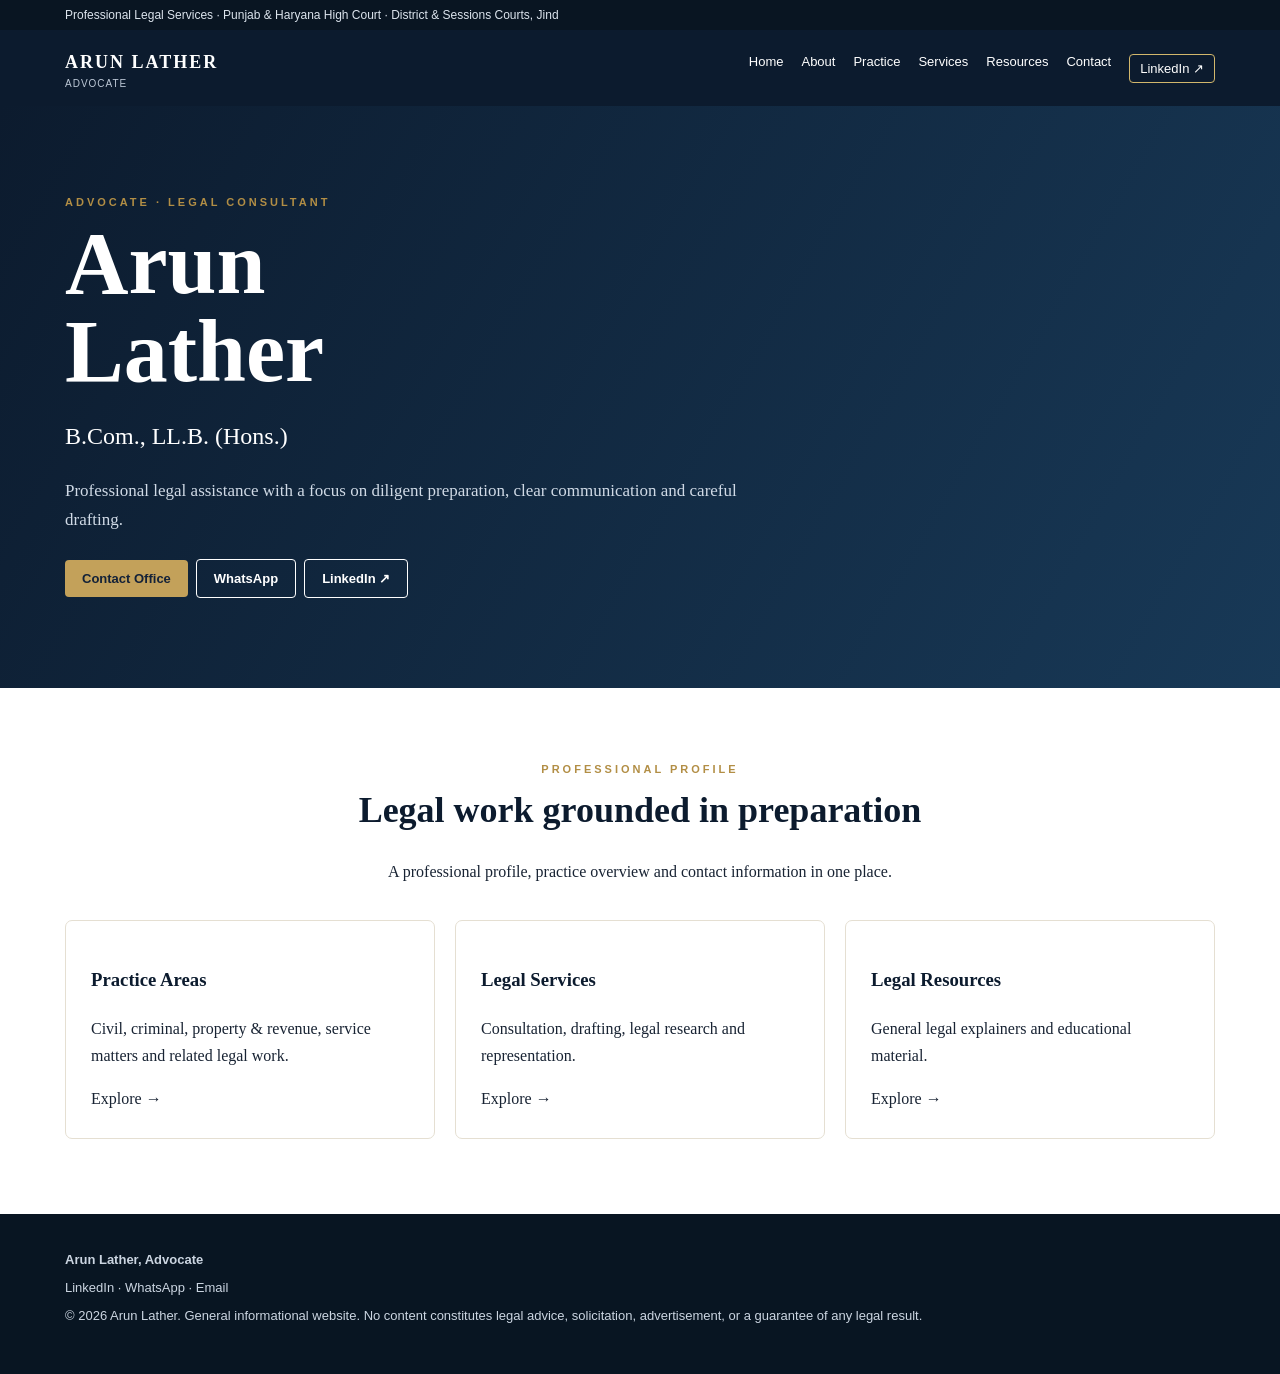
<file: index.html>
<!doctype html><html><head><meta charset="utf-8"><meta name="viewport" content="width=device-width,initial-scale=1"><title>Index | Advocate Arun Lather</title><link rel="stylesheet" href="style.css"></head><body><div class="top"><div class="wrap">Professional Legal Services · Punjab & Haryana High Court · District & Sessions Courts, Jind</div></div><header class="nav"><div class="wrap navin"><a class="brand" href="index.html">ARUN LATHER<small>ADVOCATE</small></a><nav class="links"><a href="index.html">Home</a><a href="about.html">About</a><a href="practice-areas.html">Practice</a><a href="services.html">Services</a><a href="articles.html">Resources</a><a href="contact.html">Contact</a><a class="li" href="https://www.linkedin.com/in/adv-arun-lather-927b9424a/" target="_blank">LinkedIn ↗</a></nav></div></header><main><section class="hero"><div class="wrap"><div class="kicker">Advocate · Legal Consultant</div><h1>Arun<br>Lather</h1><h2>B.Com., LL.B. (Hons.)</h2><p>Professional legal assistance with a focus on diligent preparation, clear communication and careful drafting.</p><a class="btn gold" href="contact.html">Contact Office</a><a class="btn outline" href="https://wa.me/919991471491" target="_blank">WhatsApp</a><a class="btn outline" href="https://www.linkedin.com/in/adv-arun-lather-927b9424a/" target="_blank">LinkedIn ↗</a></div></section><section class="section white"><div class="wrap"><div class="head"><div class="kicker">Professional Profile</div><h2>Legal work grounded in preparation</h2><p>A professional profile, practice overview and contact information in one place.</p></div><div class="grid"><div class="card"><h3>Practice Areas</h3><p>Civil, criminal, property & revenue, service matters and related legal work.</p><a href="practice-areas.html">Explore →</a></div><div class="card"><h3>Legal Services</h3><p>Consultation, drafting, legal research and representation.</p><a href="services.html">Explore →</a></div><div class="card"><h3>Legal Resources</h3><p>General legal explainers and educational material.</p><a href="articles.html">Explore →</a></div></div></div></section></main><footer class="footer"><div class="wrap"><b>Arun Lather, Advocate</b><p><a href="https://www.linkedin.com/in/adv-arun-lather-927b9424a/" target="_blank">LinkedIn</a> · <a href="https://wa.me/919991471491" target="_blank">WhatsApp</a> · <a href="mailto:advarunlather@gmail.com">Email</a></p><p>© 2026 Arun Lather. General informational website. No content constitutes legal advice, solicitation, advertisement, or a guarantee of any legal result.</p></div></footer></body></html>
</file>
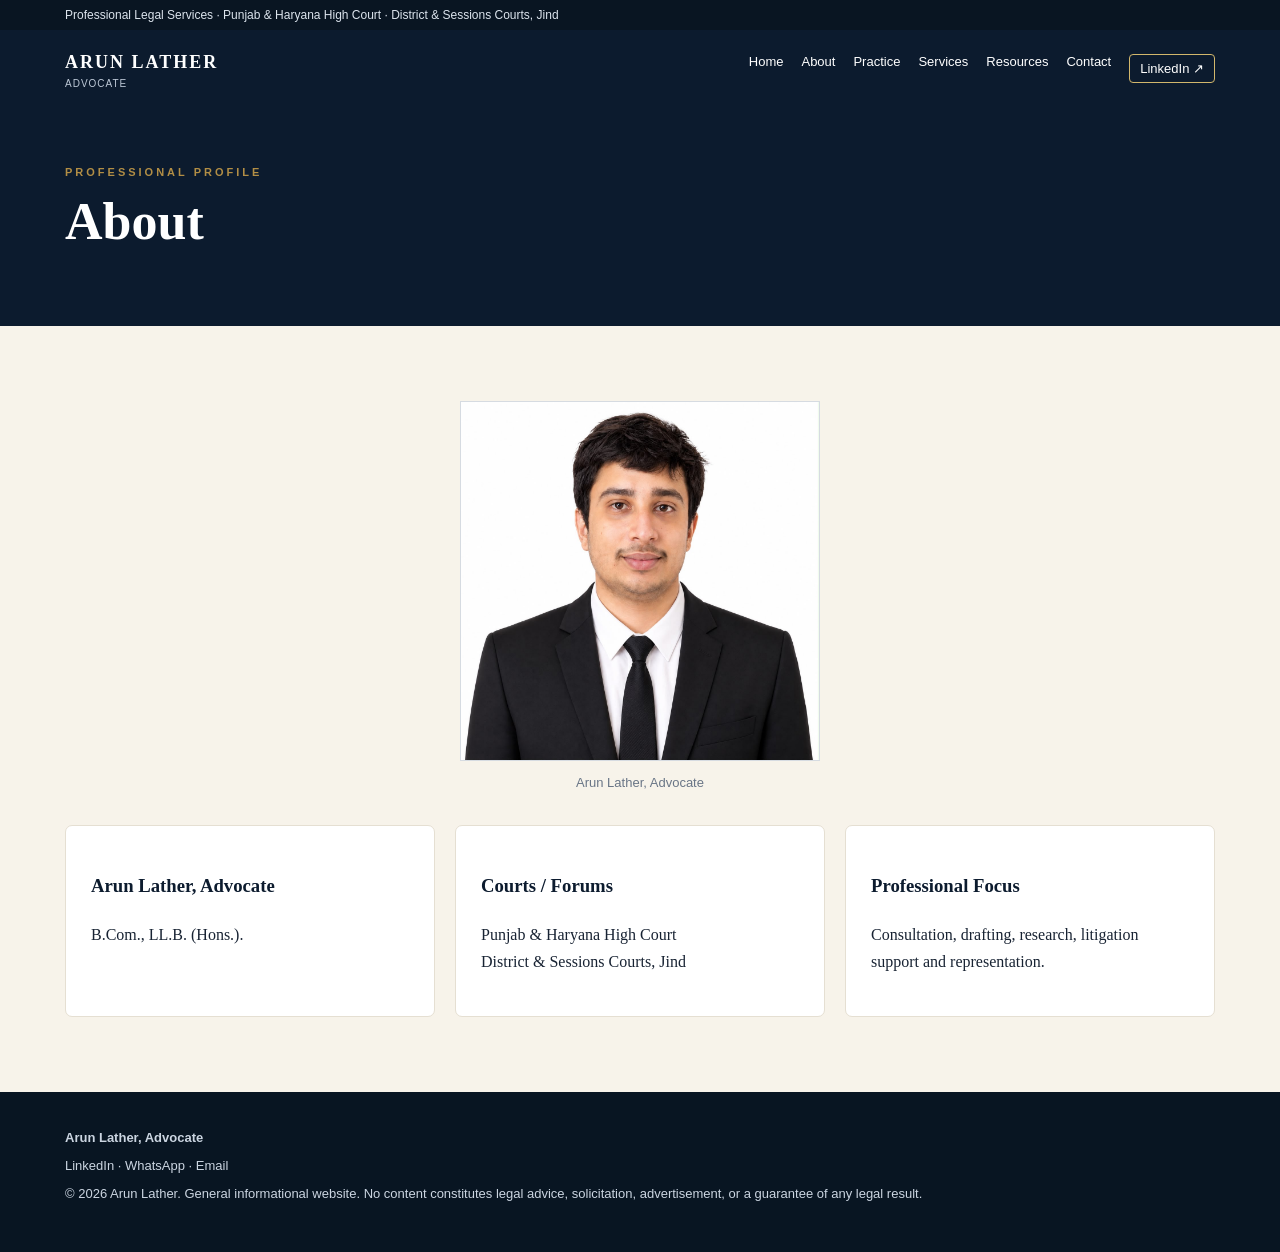
<file: about.html>
<!doctype html><html><head><meta charset="utf-8"><meta name="viewport" content="width=device-width,initial-scale=1"><title>About | Advocate Arun Lather</title><link rel="stylesheet" href="style.css"></head><body><div class="top"><div class="wrap">Professional Legal Services · Punjab & Haryana High Court · District & Sessions Courts, Jind</div></div><header class="nav"><div class="wrap navin"><a class="brand" href="index.html">ARUN LATHER<small>ADVOCATE</small></a><nav class="links"><a href="index.html">Home</a><a href="about.html">About</a><a href="practice-areas.html">Practice</a><a href="services.html">Services</a><a href="articles.html">Resources</a><a href="contact.html">Contact</a><a class="li" href="https://www.linkedin.com/in/adv-arun-lather-927b9424a/" target="_blank">LinkedIn ↗</a></nav></div></header><main><section class="page"><div class="wrap"><div class="kicker">Professional Profile</div><h1>About</h1></div></section><section class="section"><div class="wrap"><div style="max-width:360px;margin:0 auto 35px;text-align:center"><img class="profile-photo" src="assets/advocate-arun-lather.jpeg" alt="Advocate Arun Lather"><p class="photo-caption">Arun Lather, Advocate</p></div><div class="grid"><div class="card"><h3>Arun Lather, Advocate</h3><p>B.Com., LL.B. (Hons.).</p></div><div class="card"><h3>Courts / Forums</h3><p>Punjab & Haryana High Court<br>District & Sessions Courts, Jind</p></div><div class="card"><h3>Professional Focus</h3><p>Consultation, drafting, research, litigation support and representation.</p></div></div></div></section></main><footer class="footer"><div class="wrap"><b>Arun Lather, Advocate</b><p><a href="https://www.linkedin.com/in/adv-arun-lather-927b9424a/" target="_blank">LinkedIn</a> · <a href="https://wa.me/919991471491" target="_blank">WhatsApp</a> · <a href="mailto:advarunlather@gmail.com">Email</a></p><p>© 2026 Arun Lather. General informational website. No content constitutes legal advice, solicitation, advertisement, or a guarantee of any legal result.</p></div></footer></body></html>
</file>
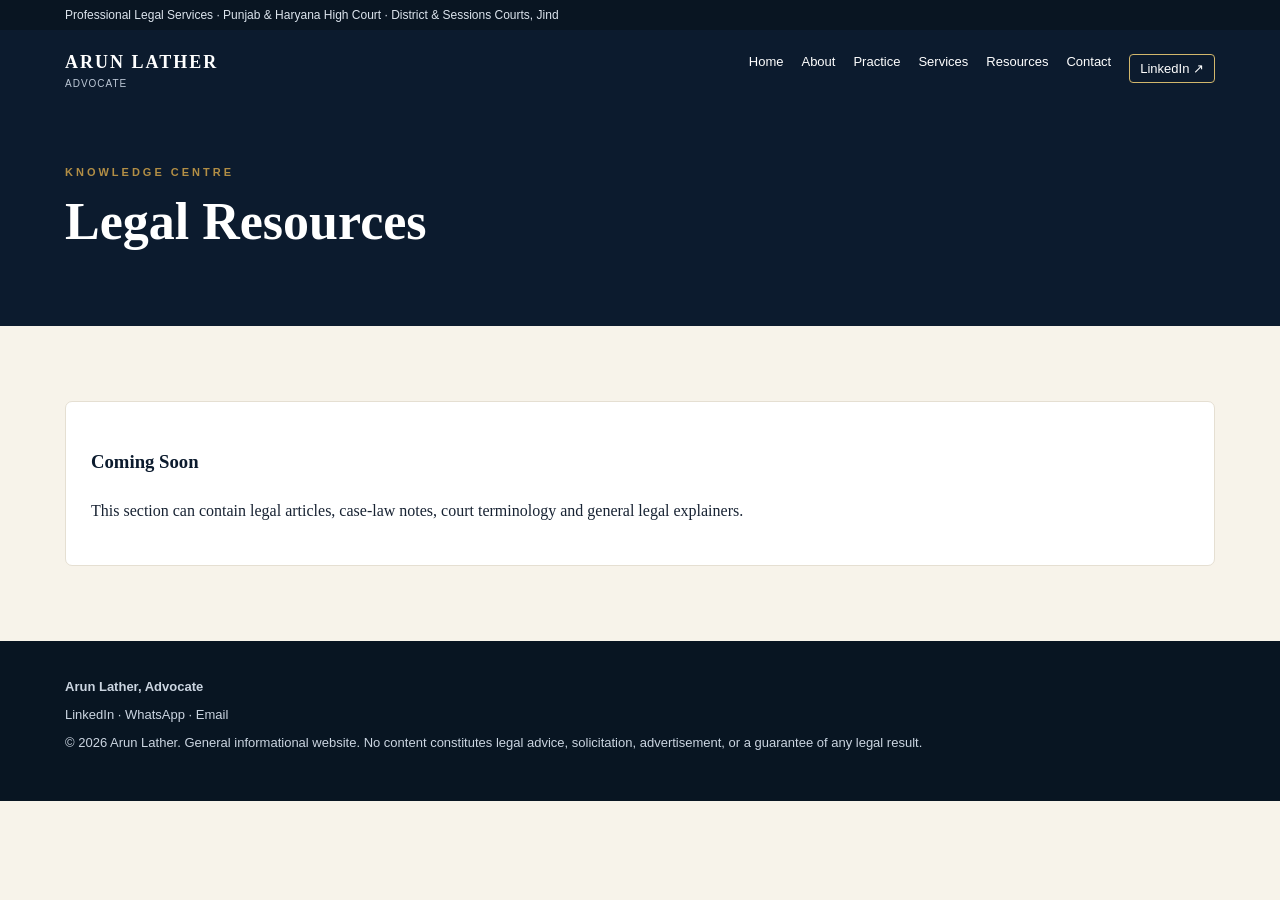
<file: articles.html>
<!doctype html><html><head><meta charset="utf-8"><meta name="viewport" content="width=device-width,initial-scale=1"><title>Articles | Advocate Arun Lather</title><link rel="stylesheet" href="style.css"></head><body><div class="top"><div class="wrap">Professional Legal Services · Punjab & Haryana High Court · District & Sessions Courts, Jind</div></div><header class="nav"><div class="wrap navin"><a class="brand" href="index.html">ARUN LATHER<small>ADVOCATE</small></a><nav class="links"><a href="index.html">Home</a><a href="about.html">About</a><a href="practice-areas.html">Practice</a><a href="services.html">Services</a><a href="articles.html">Resources</a><a href="contact.html">Contact</a><a class="li" href="https://www.linkedin.com/in/adv-arun-lather-927b9424a/" target="_blank">LinkedIn ↗</a></nav></div></header><main><section class="page"><div class="wrap"><div class="kicker">Knowledge Centre</div><h1>Legal Resources</h1></div></section><section class="section"><div class="wrap"><div class="card"><h3>Coming Soon</h3><p>This section can contain legal articles, case-law notes, court terminology and general legal explainers.</p></div></div></section></main><footer class="footer"><div class="wrap"><b>Arun Lather, Advocate</b><p><a href="https://www.linkedin.com/in/adv-arun-lather-927b9424a/" target="_blank">LinkedIn</a> · <a href="https://wa.me/919991471491" target="_blank">WhatsApp</a> · <a href="mailto:advarunlather@gmail.com">Email</a></p><p>© 2026 Arun Lather. General informational website. No content constitutes legal advice, solicitation, advertisement, or a guarantee of any legal result.</p></div></footer></body></html>
</file>
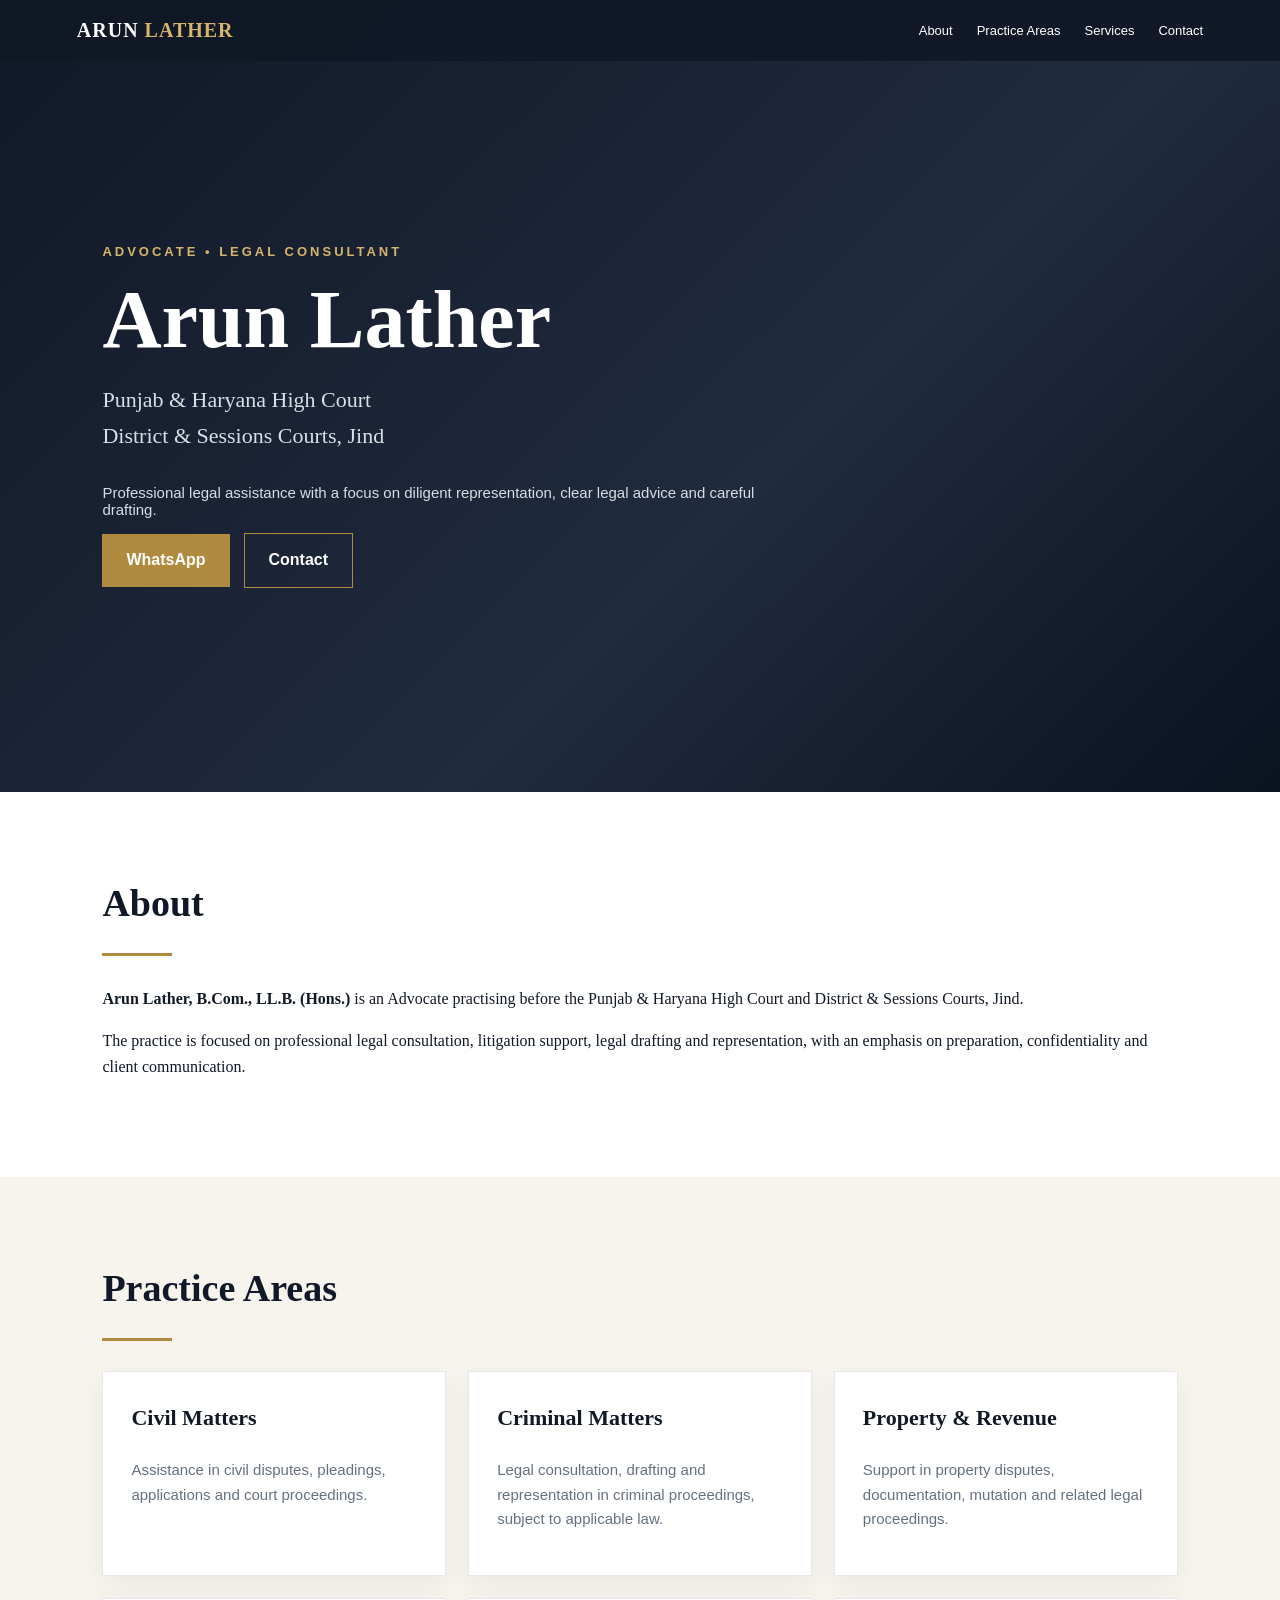
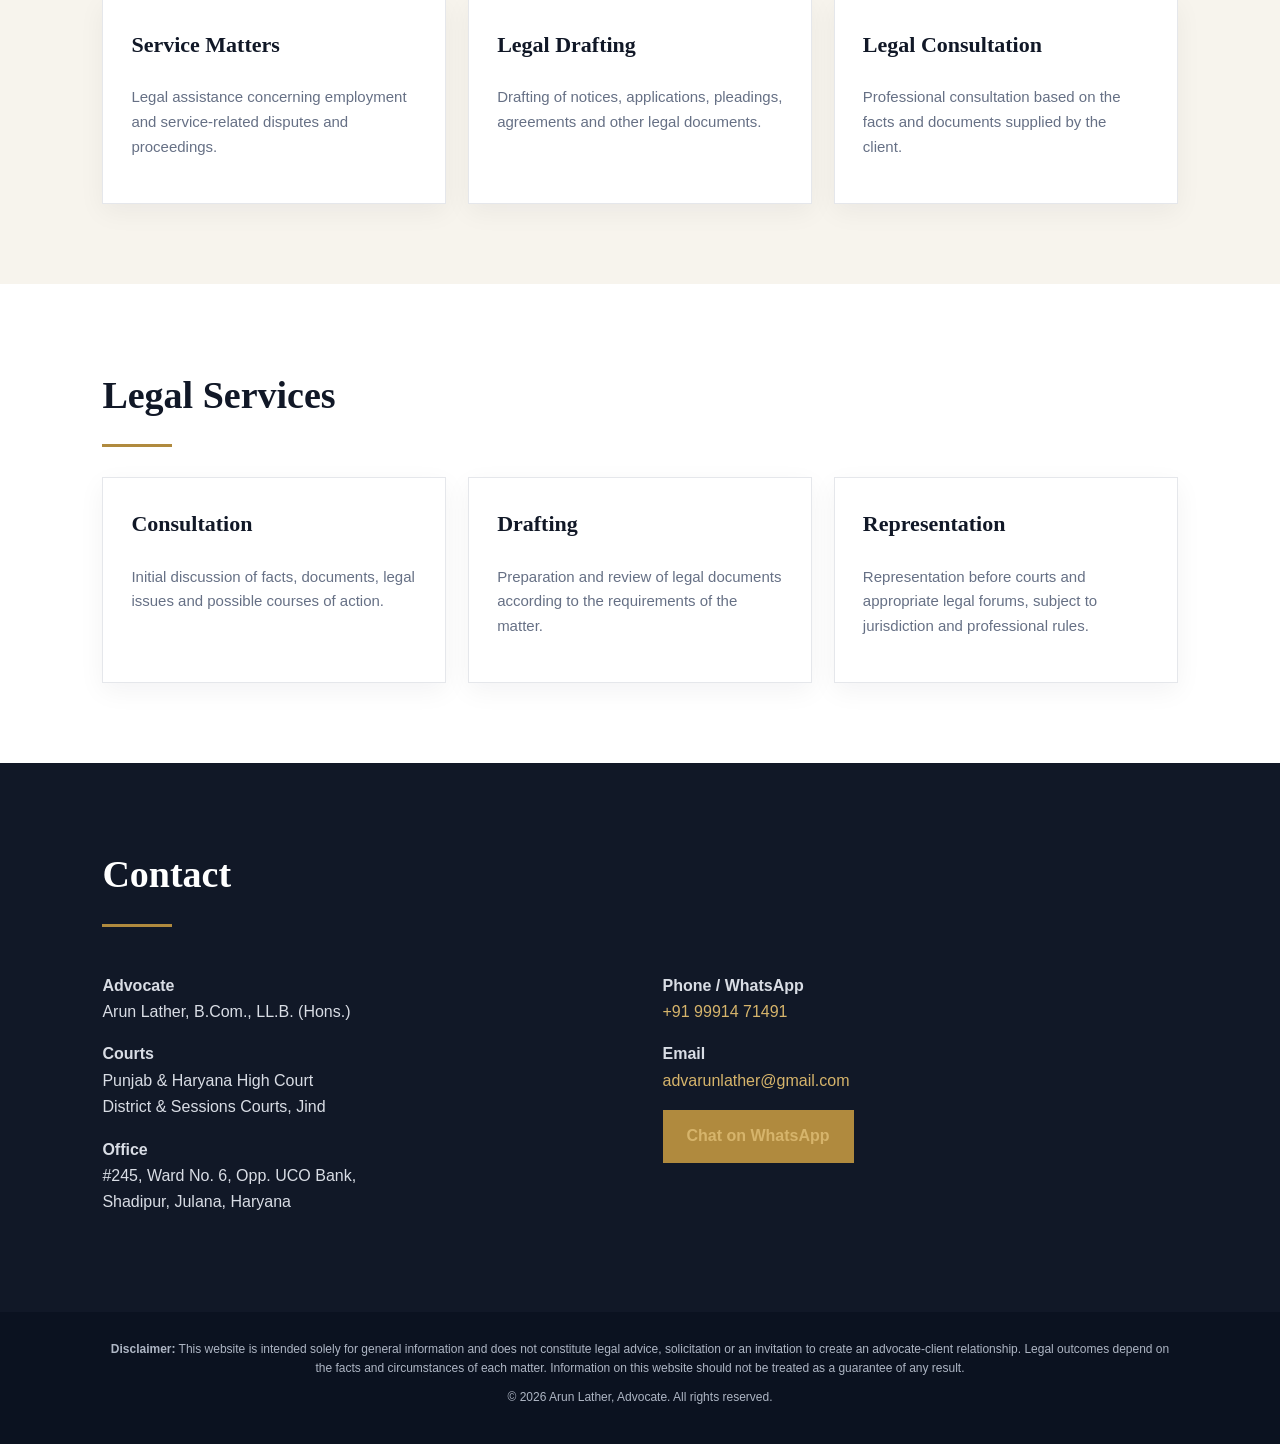
<file: arun_lather_advocate_website(1).html>
<!DOCTYPE html>
<html lang="en">
<head>
<meta charset="UTF-8">
<meta name="viewport" content="width=device-width, initial-scale=1.0">
<meta name="description" content="Arun Lather, Advocate — Punjab & Haryana High Court and District & Sessions Courts, Jind.">
<title>Arun Lather | Advocate</title>
<style>
:root{--ink:#111827;--gold:#b08a3e;--cream:#f7f4ed;--white:#fff;--muted:#667085}
*{box-sizing:border-box}html{scroll-behavior:smooth}body{margin:0;font-family:Georgia,"Times New Roman",serif;color:var(--ink);background:var(--cream);line-height:1.65}
nav{position:fixed;top:0;width:100%;z-index:10;background:rgba(17,24,39,.96);padding:14px 6%;display:flex;justify-content:space-between;align-items:center}
.logo{color:#fff;font-size:20px;font-weight:bold;letter-spacing:1px}.logo span{color:#d6b46b}
nav a{color:#fff;text-decoration:none;margin-left:24px;font-family:Arial,sans-serif;font-size:13px}
.hero{min-height:88vh;background:linear-gradient(135deg,#111827 0%,#202b3e 60%,#0b1220 100%);color:#fff;display:flex;align-items:center;padding:110px 8% 70px}
.hero-inner{max-width:900px}.eyebrow{color:#d6b46b;text-transform:uppercase;letter-spacing:3px;font:600 13px Arial,sans-serif}
h1{font-size:clamp(46px,8vw,82px);line-height:1.05;margin:18px 0}.hero h2{font-size:22px;font-weight:normal;color:#d9dde5;margin:0 0 30px}
.btn{display:inline-block;background:#b08a3e;color:#fff;padding:13px 24px;text-decoration:none;font-family:Arial,sans-serif;font-weight:bold;margin-right:10px}.btn.alt{background:transparent;border:1px solid #b08a3e}
section{padding:80px 8%}.container{max-width:1100px;margin:auto}.section-title{font-size:38px;margin:0 0 12px}.gold-line{width:70px;height:3px;background:var(--gold);margin:18px 0 30px}
.about{background:#fff}.grid{display:grid;grid-template-columns:repeat(3,1fr);gap:22px}.card{background:#fff;padding:28px;border:1px solid #e5e7eb;box-shadow:0 8px 25px rgba(17,24,39,.05)}.card h3{margin-top:0;font-size:22px}.card p{font-family:Arial,sans-serif;color:#667085;font-size:15px}
.practice{background:#f7f4ed}.contact{background:#111827;color:#fff}.contact .section-title{color:#fff}.contact p{font-family:Arial,sans-serif;color:#d9dde5}.contact-grid{display:grid;grid-template-columns:1fr 1fr;gap:45px}.contact a{color:#d6b46b;text-decoration:none}
footer{background:#0b1220;color:#aeb6c4;text-align:center;padding:28px 8%;font:12px Arial,sans-serif}.disclaimer{font-size:12px;line-height:1.6}
@media(max-width:760px){nav a{display:none}.hero{min-height:78vh}.grid,.contact-grid{grid-template-columns:1fr}section{padding:60px 6%}.hero{padding-left:6%;padding-right:6%}}
</style>
</head>
<body>
<nav>
  <div class="logo">ARUN <span>LATHER</span></div>
  <div>
    <a href="#about">About</a><a href="#practice">Practice Areas</a><a href="#services">Services</a><a href="#contact">Contact</a>
  </div>
</nav>

<header class="hero">
<div class="hero-inner">
<div class="eyebrow">Advocate • Legal Consultant</div>
<h1>Arun Lather</h1>
<h2>Punjab & Haryana High Court<br>District & Sessions Courts, Jind</h2>
<p style="font:15px Arial,sans-serif;color:#d9dde5;max-width:680px">Professional legal assistance with a focus on diligent representation, clear legal advice and careful drafting.</p>
<a class="btn" href="https://wa.me/919991471491">WhatsApp</a>
<a class="btn alt" href="#contact">Contact</a>
</div>
</header>

<section id="about" class="about">
<div class="container">
<h2 class="section-title">About</h2><div class="gold-line"></div>
<p><strong>Arun Lather, B.Com., LL.B. (Hons.)</strong> is an Advocate practising before the Punjab & Haryana High Court and District & Sessions Courts, Jind.</p>
<p>The practice is focused on professional legal consultation, litigation support, legal drafting and representation, with an emphasis on preparation, confidentiality and client communication.</p>
</div>
</section>

<section id="practice" class="practice">
<div class="container">
<h2 class="section-title">Practice Areas</h2><div class="gold-line"></div>
<div class="grid">
<div class="card"><h3>Civil Matters</h3><p>Assistance in civil disputes, pleadings, applications and court proceedings.</p></div>
<div class="card"><h3>Criminal Matters</h3><p>Legal consultation, drafting and representation in criminal proceedings, subject to applicable law.</p></div>
<div class="card"><h3>Property & Revenue</h3><p>Support in property disputes, documentation, mutation and related legal proceedings.</p></div>
<div class="card"><h3>Service Matters</h3><p>Legal assistance concerning employment and service-related disputes and proceedings.</p></div>
<div class="card"><h3>Legal Drafting</h3><p>Drafting of notices, applications, pleadings, agreements and other legal documents.</p></div>
<div class="card"><h3>Legal Consultation</h3><p>Professional consultation based on the facts and documents supplied by the client.</p></div>
</div>
</div>
</section>

<section id="services" class="about">
<div class="container">
<h2 class="section-title">Legal Services</h2><div class="gold-line"></div>
<div class="grid">
<div class="card"><h3>Consultation</h3><p>Initial discussion of facts, documents, legal issues and possible courses of action.</p></div>
<div class="card"><h3>Drafting</h3><p>Preparation and review of legal documents according to the requirements of the matter.</p></div>
<div class="card"><h3>Representation</h3><p>Representation before courts and appropriate legal forums, subject to jurisdiction and professional rules.</p></div>
</div>
</div>
</section>

<section id="contact" class="contact">
<div class="container">
<h2 class="section-title">Contact</h2><div class="gold-line"></div>
<div class="contact-grid">
<div>
<p><strong>Advocate</strong><br>Arun Lather, B.Com., LL.B. (Hons.)</p>
<p><strong>Courts</strong><br>Punjab & Haryana High Court<br>District & Sessions Courts, Jind</p>
<p><strong>Office</strong><br>#245, Ward No. 6, Opp. UCO Bank,<br>Shadipur, Julana, Haryana</p>
</div>
<div>
<p><strong>Phone / WhatsApp</strong><br><a href="tel:+919991471491">+91 99914 71491</a></p>
<p><strong>Email</strong><br><a href="mailto:advarunlather@gmail.com">advarunlather@gmail.com</a></p>
<a class="btn" href="https://wa.me/919991471491">Chat on WhatsApp</a>
</div>
</div>
</div>
</section>

<footer>
<div class="disclaimer"><strong>Disclaimer:</strong> This website is intended solely for general information and does not constitute legal advice, solicitation or an invitation to create an advocate-client relationship. Legal outcomes depend on the facts and circumstances of each matter. Information on this website should not be treated as a guarantee of any result.</div>
<p>© 2026 Arun Lather, Advocate. All rights reserved.</p>
</footer>
</body>
</html>
</file>
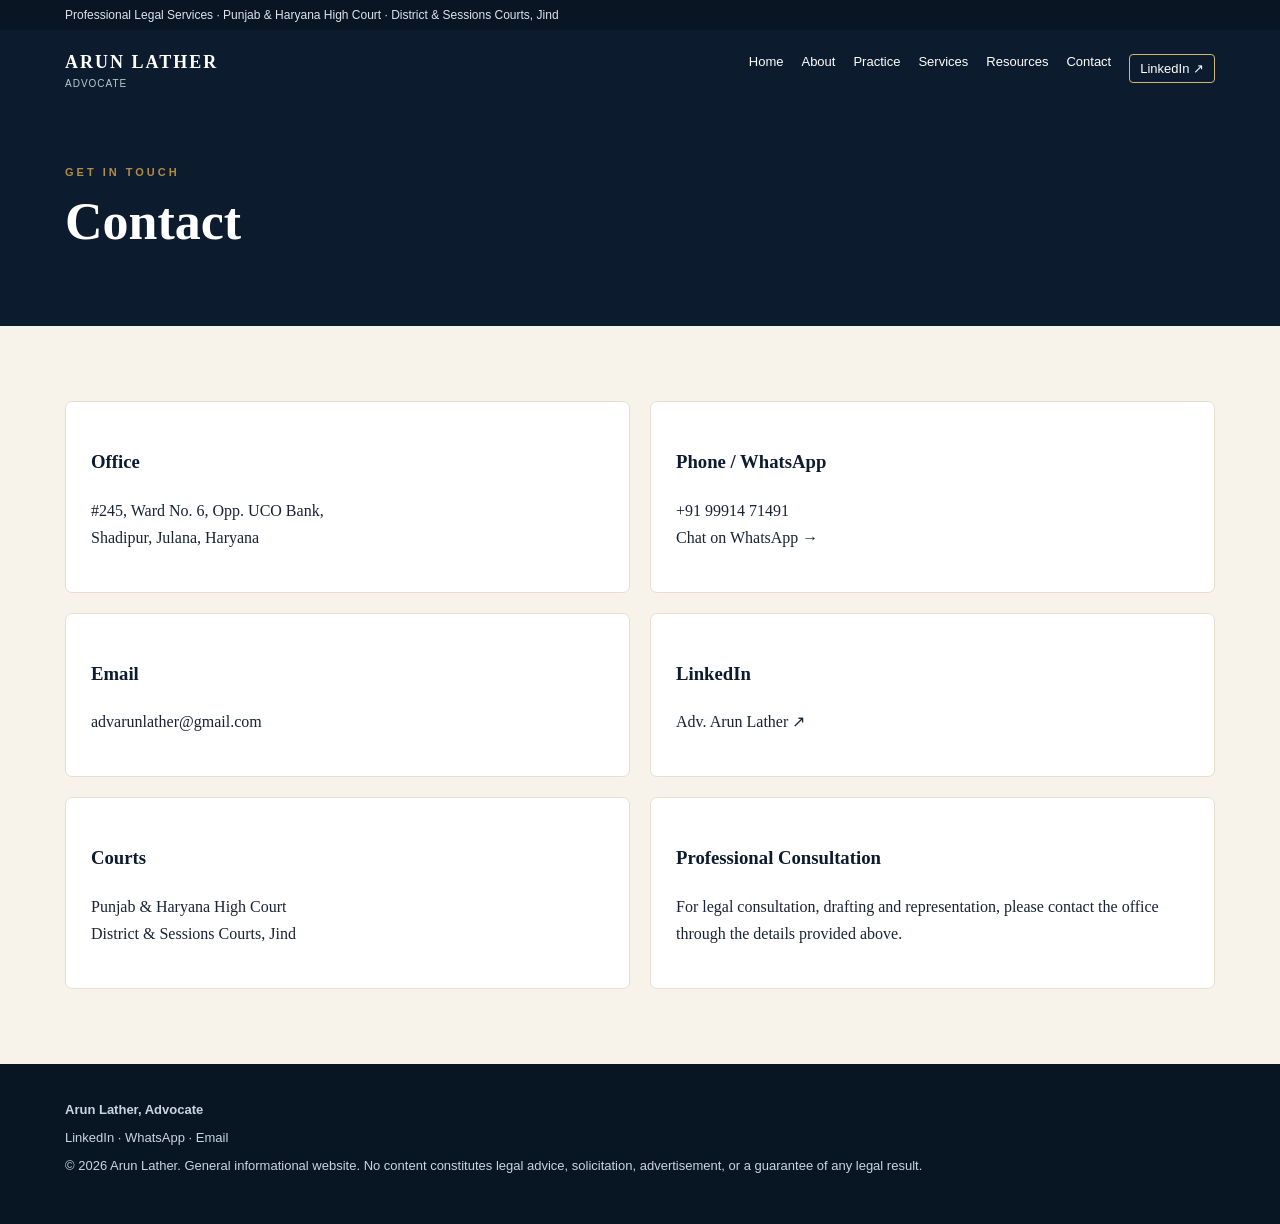
<file: contact.html>
<!doctype html>
<html>
<head>
<meta charset="utf-8">
<meta name="viewport" content="width=device-width,initial-scale=1">
<title>Contact | Advocate Arun Lather</title>
<link rel="stylesheet" href="style.css">
</head>

<body>

<div class="top">
<div class="wrap">
Professional Legal Services · Punjab & Haryana High Court · District & Sessions Courts, Jind
</div>
</div>

<header class="nav">
<div class="wrap navin">

<a class="brand" href="index.html">
ARUN LATHER
<small>ADVOCATE</small>
</a>

<nav class="links">
<a href="index.html">Home</a>
<a href="about.html">About</a>
<a href="practice-areas.html">Practice</a>
<a href="services.html">Services</a>
<a href="articles.html">Resources</a>
<a href="contact.html">Contact</a>
<a class="li" href="https://www.linkedin.com/in/adv-arun-lather-927b9424a/" target="_blank">LinkedIn ↗</a>
</nav>

</div>
</header>

<main>

<section class="page">
<div class="wrap">
<div class="kicker">Get in Touch</div>
<h1>Contact</h1>
</div>
</section>

<section class="section">
<div class="wrap">

<div class="contact">

<div class="card">
<h3>Office</h3>
<p>
#245, Ward No. 6, Opp. UCO Bank,<br>
Shadipur, Julana, Haryana
</p>
</div>

<div class="card">
<h3>Phone / WhatsApp</h3>
<p>
<a href="tel:+919991471491">+91 99914 71491</a><br>
<a href="https://wa.me/919991471491" target="_blank">Chat on WhatsApp →</a>
</p>
</div>

<div class="card">
<h3>Email</h3>
<p>
<a href="mailto:advarunlather@gmail.com">advarunlather@gmail.com</a>
</p>
</div>

<div class="card">
<h3>LinkedIn</h3>
<p>
<a href="https://www.linkedin.com/in/adv-arun-lather-927b9424a/" target="_blank">
Adv. Arun Lather ↗
</a>
</p>
</div>

<div class="card">
<h3>Courts</h3>
<p>
Punjab & Haryana High Court<br>
District & Sessions Courts, Jind
</p>
</div>

<div class="card">
<h3>Professional Consultation</h3>
<p>
For legal consultation, drafting and representation, please contact the office through the details provided above.
</p>
</div>

</div>
</div>
</section>

</main>

<footer class="footer">
<div class="wrap">
<b>Arun Lather, Advocate</b>

<p>
<a href="https://www.linkedin.com/in/adv-arun-lather-927b9424a/" target="_blank">LinkedIn</a>
·
<a href="https://wa.me/919991471491" target="_blank">WhatsApp</a>
·
<a href="mailto:advarunlather@gmail.com">Email</a>
</p>

<p>
© 2026 Arun Lather. General informational website. No content constitutes legal advice, solicitation, advertisement, or a guarantee of any legal result.
</p>

</div>
</footer>

</body>
</html>
</file>
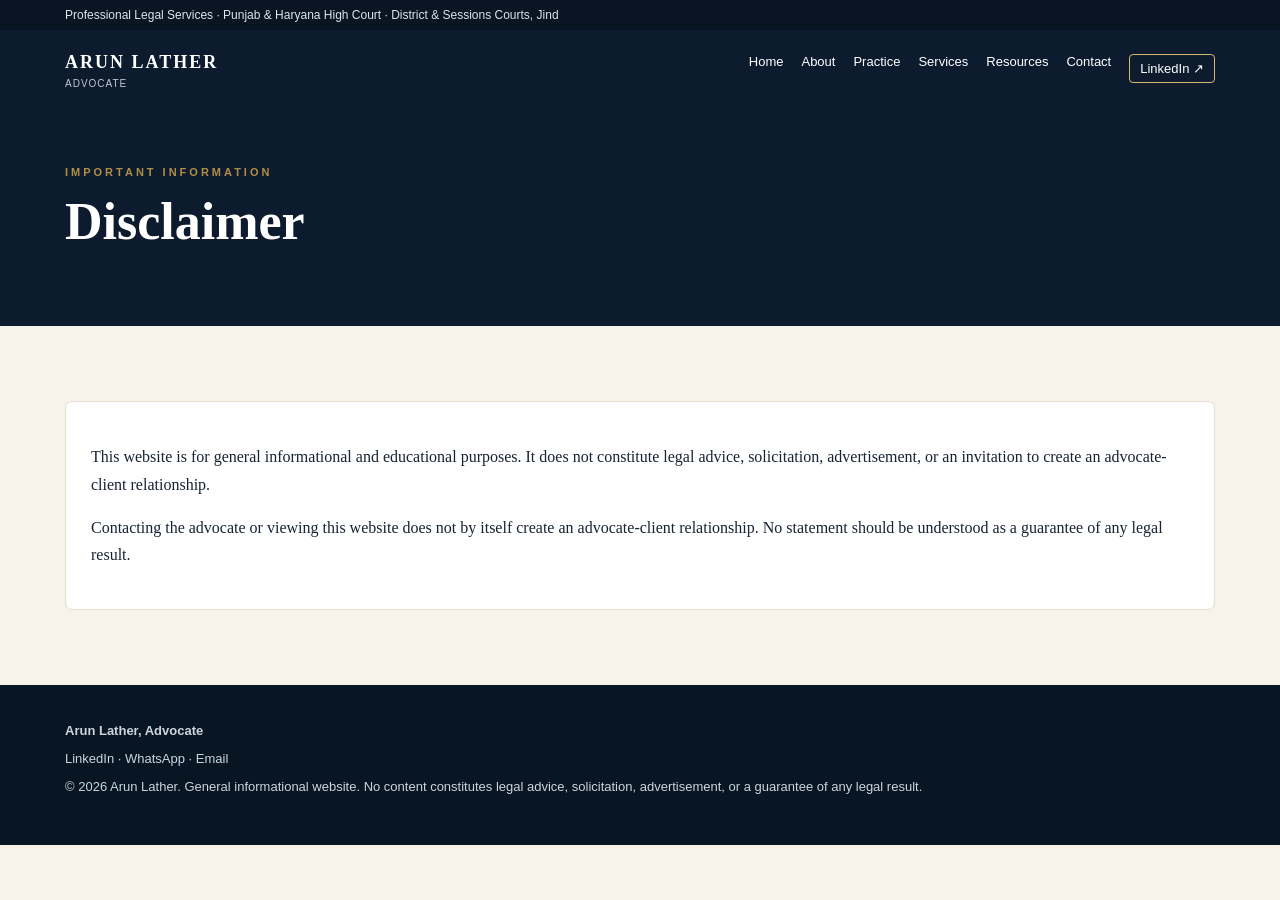
<file: disclaimer.html>
<!doctype html><html><head><meta charset="utf-8"><meta name="viewport" content="width=device-width,initial-scale=1"><title>Disclaimer | Advocate Arun Lather</title><link rel="stylesheet" href="style.css"></head><body><div class="top"><div class="wrap">Professional Legal Services · Punjab & Haryana High Court · District & Sessions Courts, Jind</div></div><header class="nav"><div class="wrap navin"><a class="brand" href="index.html">ARUN LATHER<small>ADVOCATE</small></a><nav class="links"><a href="index.html">Home</a><a href="about.html">About</a><a href="practice-areas.html">Practice</a><a href="services.html">Services</a><a href="articles.html">Resources</a><a href="contact.html">Contact</a><a class="li" href="https://www.linkedin.com/in/adv-arun-lather-927b9424a/" target="_blank">LinkedIn ↗</a></nav></div></header><main><section class="page"><div class="wrap"><div class="kicker">Important Information</div><h1>Disclaimer</h1></div></section><section class="section"><div class="wrap"><div class="card"><p>This website is for general informational and educational purposes. It does not constitute legal advice, solicitation, advertisement, or an invitation to create an advocate-client relationship.</p><p>Contacting the advocate or viewing this website does not by itself create an advocate-client relationship. No statement should be understood as a guarantee of any legal result.</p></div></div></section></main><footer class="footer"><div class="wrap"><b>Arun Lather, Advocate</b><p><a href="https://www.linkedin.com/in/adv-arun-lather-927b9424a/" target="_blank">LinkedIn</a> · <a href="https://wa.me/919991471491" target="_blank">WhatsApp</a> · <a href="mailto:advarunlather@gmail.com">Email</a></p><p>© 2026 Arun Lather. General informational website. No content constitutes legal advice, solicitation, advertisement, or a guarantee of any legal result.</p></div></footer></body></html>
</file>
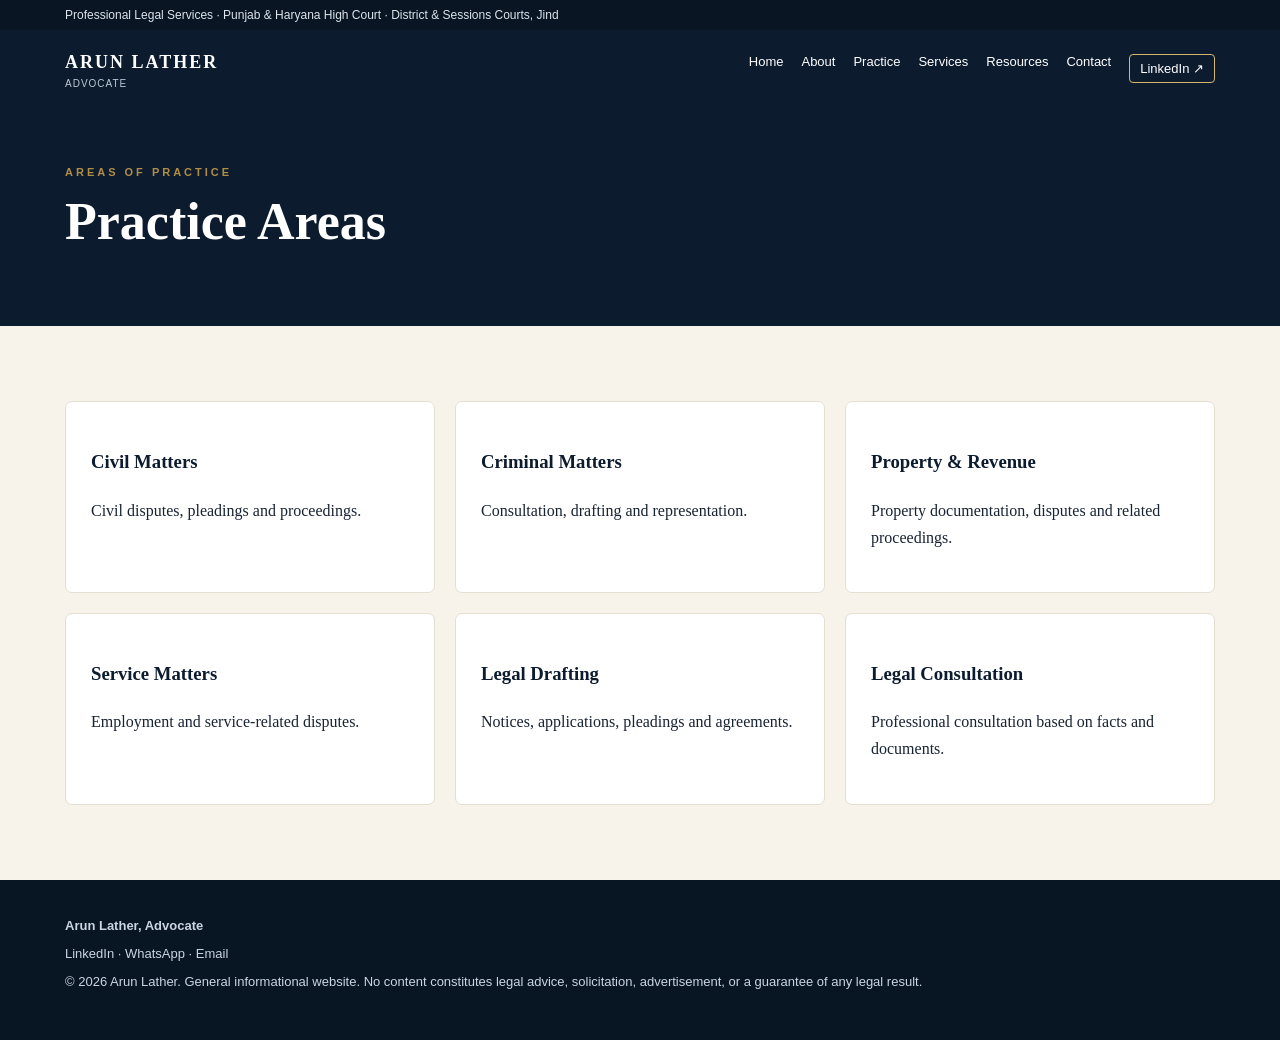
<file: practice-areas.html>
<!doctype html><html><head><meta charset="utf-8"><meta name="viewport" content="width=device-width,initial-scale=1"><title>Practice-Areas | Advocate Arun Lather</title><link rel="stylesheet" href="style.css"></head><body><div class="top"><div class="wrap">Professional Legal Services · Punjab & Haryana High Court · District & Sessions Courts, Jind</div></div><header class="nav"><div class="wrap navin"><a class="brand" href="index.html">ARUN LATHER<small>ADVOCATE</small></a><nav class="links"><a href="index.html">Home</a><a href="about.html">About</a><a href="practice-areas.html">Practice</a><a href="services.html">Services</a><a href="articles.html">Resources</a><a href="contact.html">Contact</a><a class="li" href="https://www.linkedin.com/in/adv-arun-lather-927b9424a/" target="_blank">LinkedIn ↗</a></nav></div></header><main><section class="page"><div class="wrap"><div class="kicker">Areas of Practice</div><h1>Practice Areas</h1></div></section><section class="section"><div class="wrap"><div class="grid"><div class="card"><h3>Civil Matters</h3><p>Civil disputes, pleadings and proceedings.</p></div><div class="card"><h3>Criminal Matters</h3><p>Consultation, drafting and representation.</p></div><div class="card"><h3>Property & Revenue</h3><p>Property documentation, disputes and related proceedings.</p></div><div class="card"><h3>Service Matters</h3><p>Employment and service-related disputes.</p></div><div class="card"><h3>Legal Drafting</h3><p>Notices, applications, pleadings and agreements.</p></div><div class="card"><h3>Legal Consultation</h3><p>Professional consultation based on facts and documents.</p></div></div></div></section></main><footer class="footer"><div class="wrap"><b>Arun Lather, Advocate</b><p><a href="https://www.linkedin.com/in/adv-arun-lather-927b9424a/" target="_blank">LinkedIn</a> · <a href="https://wa.me/919991471491" target="_blank">WhatsApp</a> · <a href="mailto:advarunlather@gmail.com">Email</a></p><p>© 2026 Arun Lather. General informational website. No content constitutes legal advice, solicitation, advertisement, or a guarantee of any legal result.</p></div></footer></body></html>
</file>
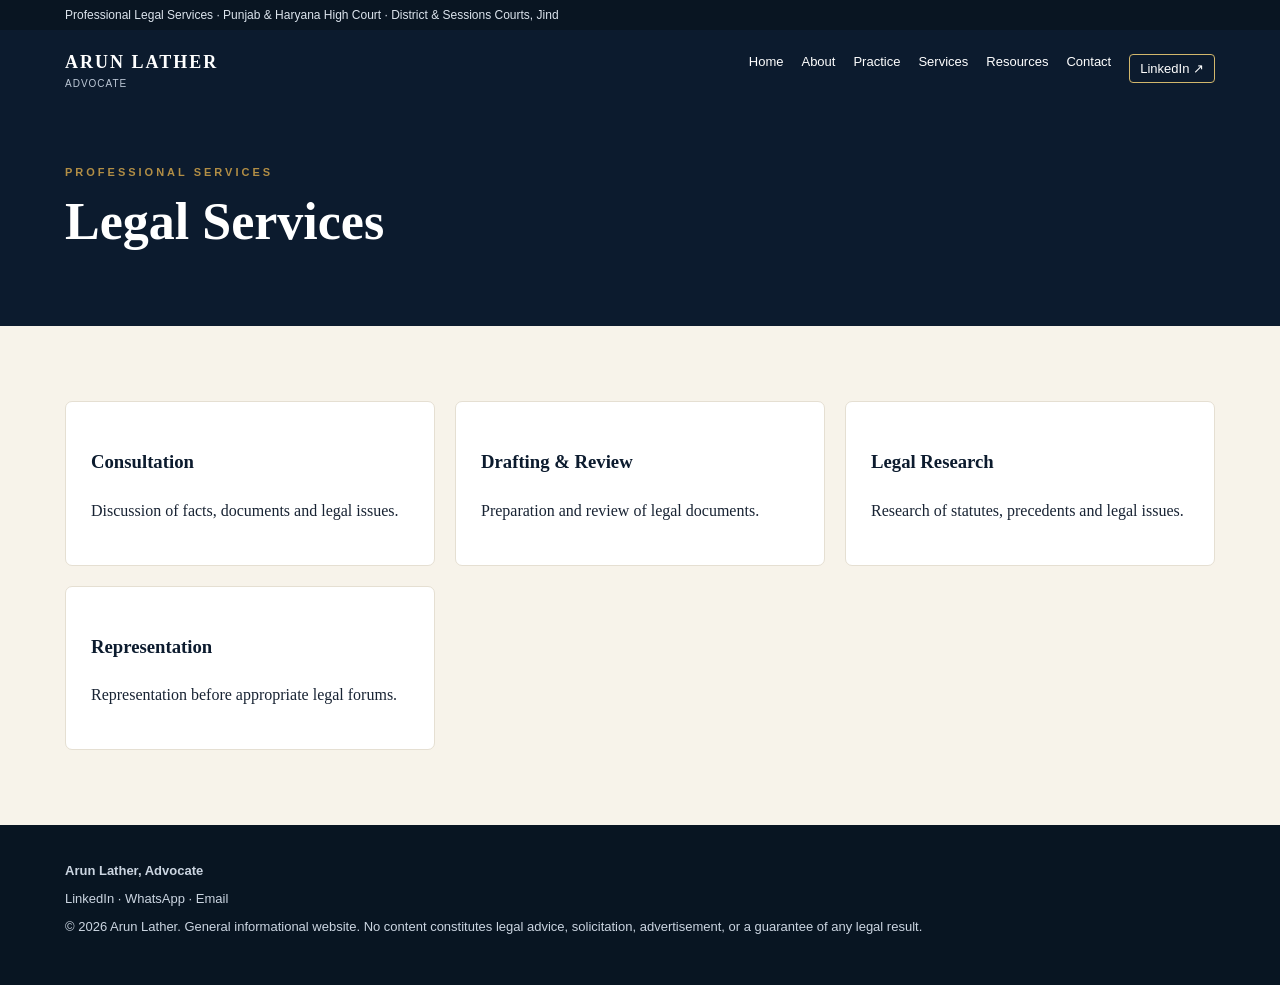
<file: services.html>
<!doctype html><html><head><meta charset="utf-8"><meta name="viewport" content="width=device-width,initial-scale=1"><title>Services | Advocate Arun Lather</title><link rel="stylesheet" href="style.css"></head><body><div class="top"><div class="wrap">Professional Legal Services · Punjab & Haryana High Court · District & Sessions Courts, Jind</div></div><header class="nav"><div class="wrap navin"><a class="brand" href="index.html">ARUN LATHER<small>ADVOCATE</small></a><nav class="links"><a href="index.html">Home</a><a href="about.html">About</a><a href="practice-areas.html">Practice</a><a href="services.html">Services</a><a href="articles.html">Resources</a><a href="contact.html">Contact</a><a class="li" href="https://www.linkedin.com/in/adv-arun-lather-927b9424a/" target="_blank">LinkedIn ↗</a></nav></div></header><main><section class="page"><div class="wrap"><div class="kicker">Professional Services</div><h1>Legal Services</h1></div></section><section class="section"><div class="wrap"><div class="grid"><div class="card"><h3>Consultation</h3><p>Discussion of facts, documents and legal issues.</p></div><div class="card"><h3>Drafting & Review</h3><p>Preparation and review of legal documents.</p></div><div class="card"><h3>Legal Research</h3><p>Research of statutes, precedents and legal issues.</p></div><div class="card"><h3>Representation</h3><p>Representation before appropriate legal forums.</p></div></div></div></section></main><footer class="footer"><div class="wrap"><b>Arun Lather, Advocate</b><p><a href="https://www.linkedin.com/in/adv-arun-lather-927b9424a/" target="_blank">LinkedIn</a> · <a href="https://wa.me/919991471491" target="_blank">WhatsApp</a> · <a href="mailto:advarunlather@gmail.com">Email</a></p><p>© 2026 Arun Lather. General informational website. No content constitutes legal advice, solicitation, advertisement, or a guarantee of any legal result.</p></div></footer></body></html>
</file>
<file: style.css>
*{box-sizing:border-box}body{margin:0;background:#f7f3ea;color:#182333;font-family:Georgia,serif;line-height:1.7}a{text-decoration:none;color:inherit}.wrap{width:92%;max-width:1150px;margin:auto}.top{background:#091522;color:#dce4ed;padding:8px 0;font:12px Arial}.nav{background:#0c1b2e;color:#fff;position:sticky;top:0;z-index:10}.navin{min-height:76px;display:flex;align-items:center;justify-content:space-between;gap:20px}.brand{font-weight:bold;letter-spacing:2px;font-size:18px}.brand small{display:block;font:10px Arial;letter-spacing:1px;color:#bdc8d6}.links{display:flex;gap:18px;flex-wrap:wrap;font:13px Arial}.links a:hover{color:#dfc276}.li{border:1px solid #d2b76c;padding:6px 10px;border-radius:4px}.hero{background:linear-gradient(120deg,#0c1b2e,#183957);color:white;padding:90px 0}.hero h1{font-size:clamp(50px,7vw,88px);line-height:1;margin:12px 0}.hero h2{font-weight:400}.hero p{max-width:680px;color:#d0dae6;font-size:17px}.btn{display:inline-block;padding:11px 17px;margin:8px 8px 0 0;border-radius:4px;font:700 13px Arial}.gold{background:#c3a15a;color:#142238}.outline{border:1px solid white;color:white}.section{padding:75px 0}.white{background:#fff}.head{text-align:center;max-width:720px;margin:0 auto 35px}.head h2{font-size:36px;color:#0c1b2e;margin:5px}.kicker{color:#b28e45;text-transform:uppercase;letter-spacing:3px;font:700 11px Arial}.grid{display:grid;grid-template-columns:repeat(3,1fr);gap:20px}.card{background:#fff;border:1px solid #e5dfd2;border-radius:7px;padding:25px}.card h3{color:#0c1b2e}.page{background:#0c1b2e;color:#fff;padding:60px 0}.page h1{font-size:52px;margin:0}.contact{display:grid;grid-template-columns:1fr 1fr;gap:20px}.footer{background:#081522;color:#cbd5e1;padding:38px 0;font:13px Arial}.footer a:hover{color:#dfc276}.qr{width:160px;border:8px solid white}@media(max-width:800px){.navin{align-items:flex-start;flex-direction:column;padding:14px 0}.grid,.contact{grid-template-columns:1fr}.hero{padding:60px 0}.links{gap:11px}}
.profile-photo{width:100%;aspect-ratio:1/1;object-fit:cover;display:block;border:1px solid #d6dbe1}
.photo-frame{background:#fff;padding:10px;box-shadow:0 20px 50px #0004;border-radius:8px}
.photo-caption{font:13px Arial,sans-serif;color:#697586;margin:14px 0 0}
</file>
